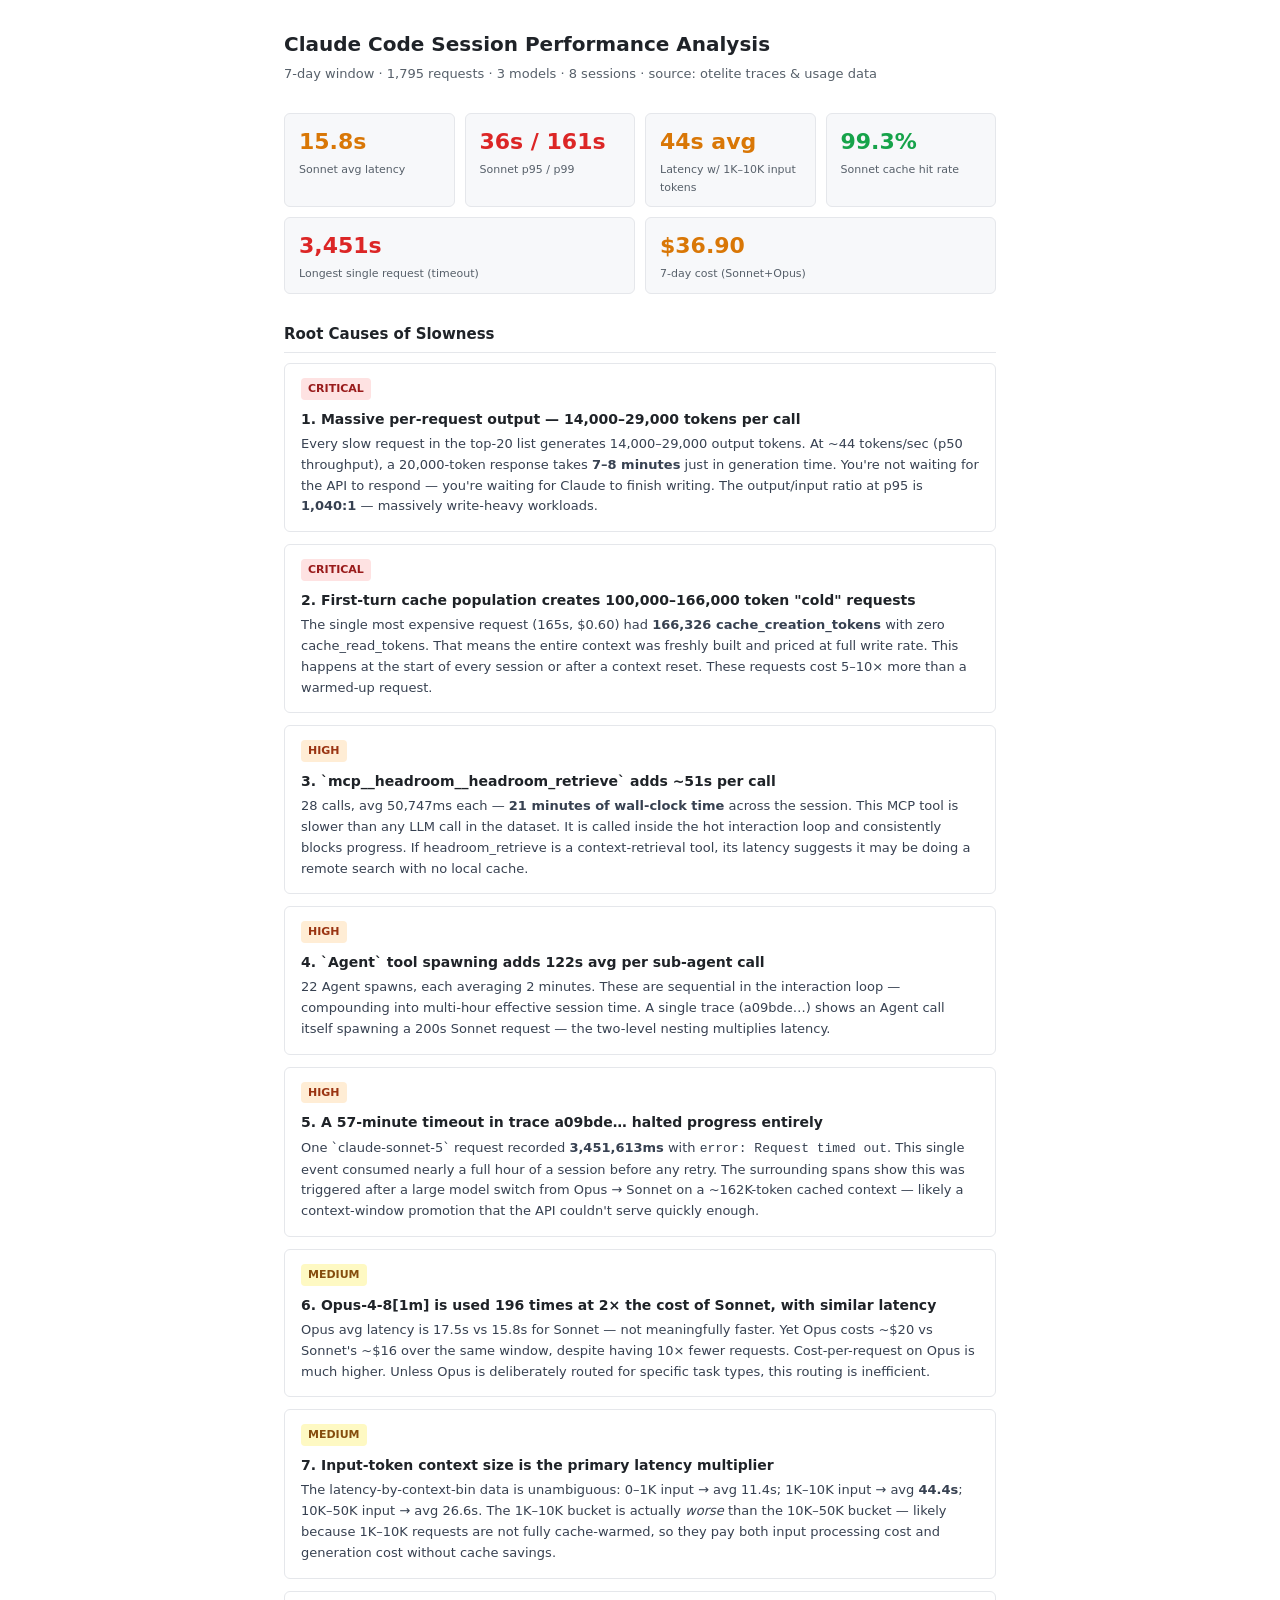
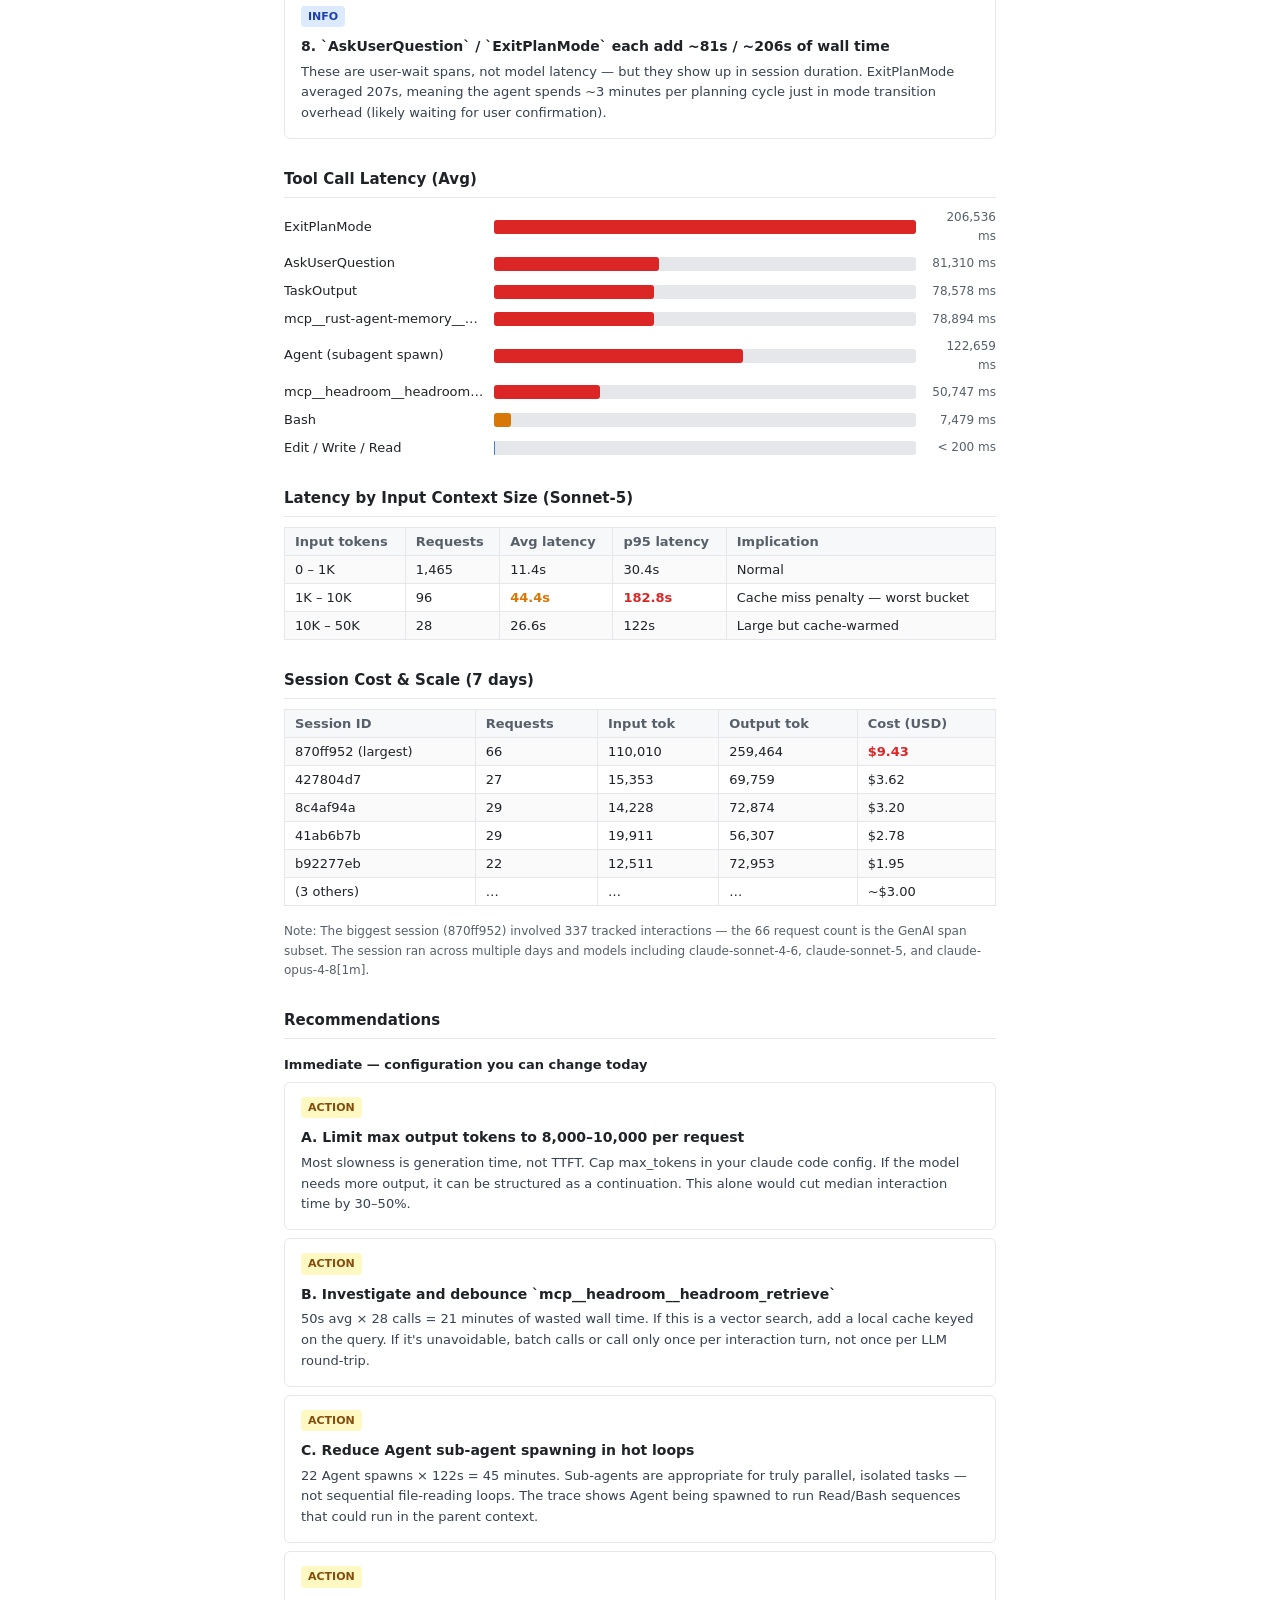
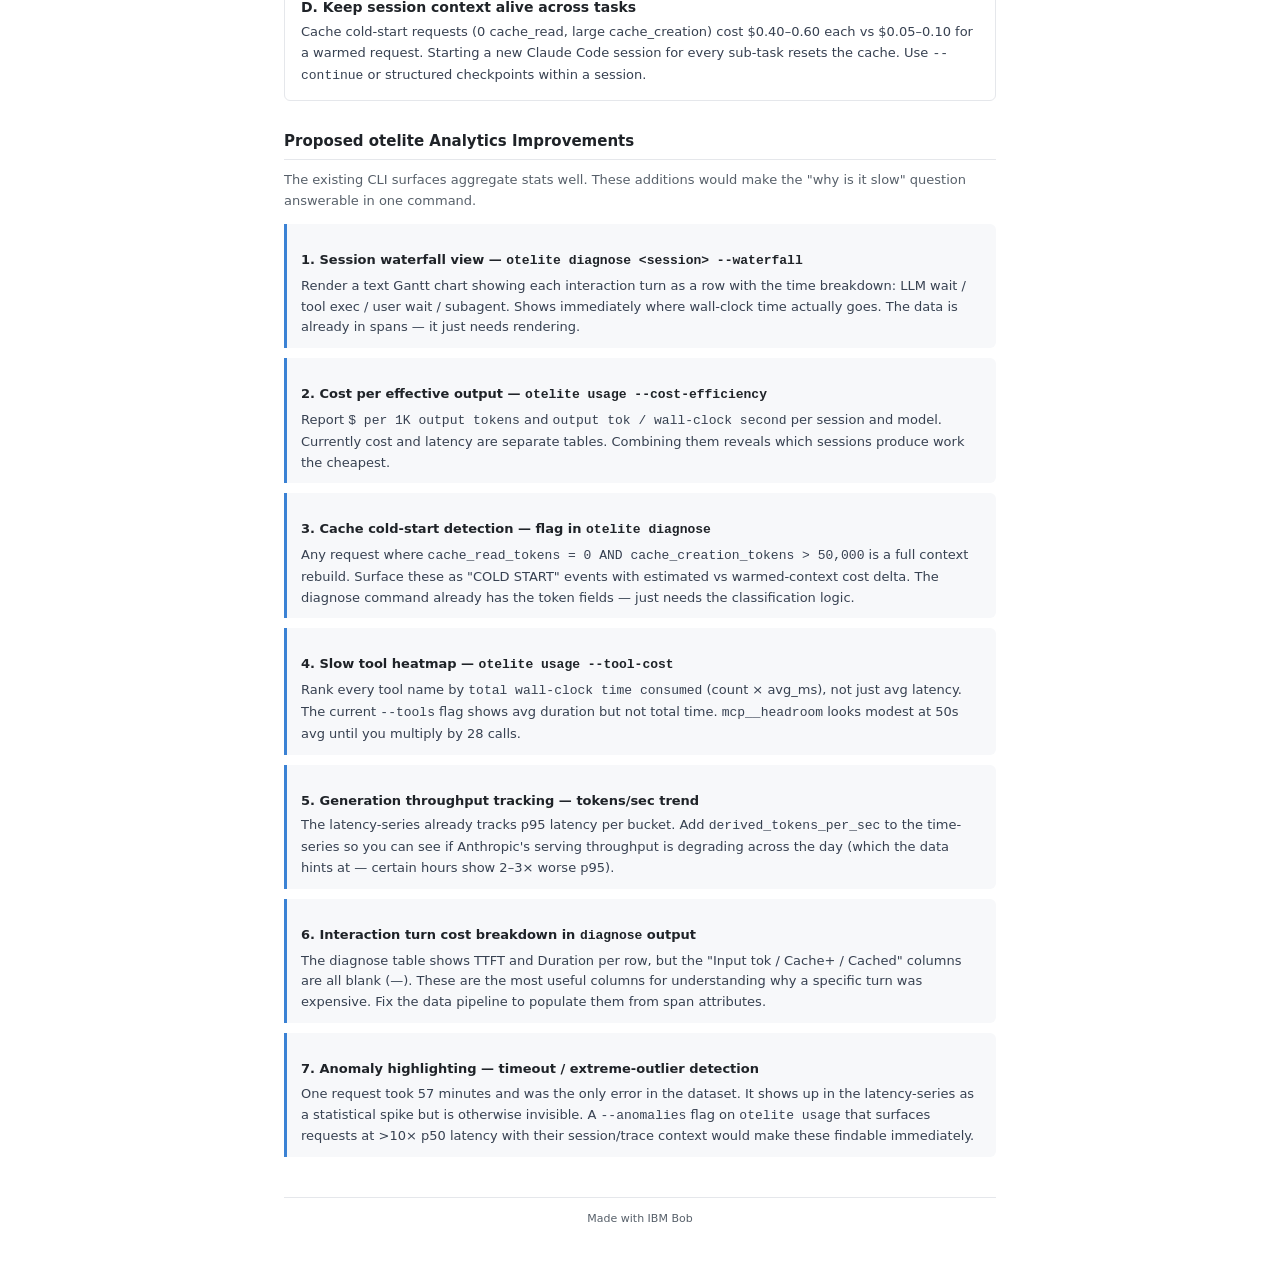
<file: .bob/artifacts/claude-code-session-performance-analysis.html>
<html lang="en">
<head>
<meta charset="UTF-8" />
<meta name="viewport" content="width=device-width, initial-scale=1.0" />
<title>Claude Code Session Performance Analysis</title>
<style>
  * { box-sizing: border-box; margin: 0; padding: 0; }
  body { font-family: -apple-system, "Segoe UI", system-ui, sans-serif; font-size: 14px; line-height: 1.6; background: #fff; color: #1f2328; }
  .page { max-width: 760px; margin: 0 auto; padding: 28px 24px 48px; }
  h1 { font-size: 20px; font-weight: 700; margin-bottom: 4px; }
  .subtitle { color: #57606a; font-size: 13px; margin-bottom: 28px; }
  h2 { font-size: 15px; font-weight: 700; margin: 28px 0 10px; border-bottom: 1px solid #e5e7eb; padding-bottom: 6px; }
  h3 { font-size: 13px; font-weight: 700; margin: 16px 0 6px; color: #1f2328; }
  p { margin-bottom: 8px; }

  /* Summary chips */
  .chips { display: flex; flex-wrap: wrap; gap: 10px; margin-bottom: 20px; }
  .chip { background: #f7f8fa; border: 1px solid #e5e7eb; border-radius: 6px; padding: 10px 14px; flex: 1; min-width: 140px; }
  .chip .value { font-size: 22px; font-weight: 700; color: #1f2328; }
  .chip .label { font-size: 11px; color: #57606a; margin-top: 2px; }
  .chip.warn .value { color: #d97706; }
  .chip.bad  .value { color: #dc2626; }
  .chip.ok   .value { color: #16a34a; }

  /* Tables */
  table { width: 100%; border-collapse: collapse; font-size: 13px; margin-bottom: 16px; }
  th { background: #f7f8fa; border: 1px solid #e5e7eb; padding: 6px 10px; text-align: left; font-weight: 600; color: #57606a; }
  td { border: 1px solid #e5e7eb; padding: 6px 10px; }
  tr:nth-child(even) td { background: #fafafa; }

  /* Bars */
  .bar-row { display: flex; align-items: center; gap: 10px; margin-bottom: 7px; font-size: 13px; }
  .bar-label { width: 200px; flex-shrink: 0; white-space: nowrap; overflow: hidden; text-overflow: ellipsis; }
  .bar-track { flex: 1; background: #e5e7eb; border-radius: 3px; height: 14px; }
  .bar-fill { height: 14px; border-radius: 3px; background: #3b82d4; }
  .bar-fill.warn { background: #d97706; }
  .bar-fill.bad  { background: #dc2626; }
  .bar-val { width: 70px; text-align: right; color: #57606a; font-size: 12px; }

  /* Finding cards */
  .finding { border: 1px solid #e5e7eb; border-radius: 6px; padding: 14px 16px; margin-bottom: 12px; }
  .finding .badge { display: inline-block; font-size: 11px; font-weight: 700; border-radius: 4px; padding: 2px 7px; margin-bottom: 8px; }
  .finding.critical .badge { background: #fee2e2; color: #991b1b; }
  .finding.high     .badge { background: #ffedd5; color: #9a3412; }
  .finding.medium   .badge { background: #fef9c3; color: #854d0e; }
  .finding.info     .badge { background: #dbeafe; color: #1e40af; }
  .finding h3 { margin: 0 0 4px; font-size: 14px; }
  .finding p  { font-size: 13px; color: #374151; margin: 0; }

  /* Proposals */
  .proposal { border-left: 3px solid #3b82d4; padding: 10px 14px; margin-bottom: 10px; background: #f7f8fa; border-radius: 0 6px 6px 0; }
  .proposal h3 { font-size: 13px; margin-bottom: 4px; }
  .proposal p  { font-size: 13px; color: #374151; margin: 0; }

  footer { margin-top: 40px; padding-top: 12px; border-top: 1px solid #e5e7eb; text-align: center; font-size: 11px; color: #57606a; }
</style>
</head>
<body>
<div class="page">

  <h1>Claude Code Session Performance Analysis</h1>
  <p class="subtitle">7-day window · 1,795 requests · 3 models · 8 sessions · source: otelite traces &amp; usage data</p>

  
  <div class="chips">
    <div class="chip warn">
      <div class="value">15.8s</div>
      <div class="label">Sonnet avg latency</div>
    </div>
    <div class="chip bad">
      <div class="value">36s / 161s</div>
      <div class="label">Sonnet p95 / p99</div>
    </div>
    <div class="chip warn">
      <div class="value">44s avg</div>
      <div class="label">Latency w/ 1K–10K input tokens</div>
    </div>
    <div class="chip ok">
      <div class="value">99.3%</div>
      <div class="label">Sonnet cache hit rate</div>
    </div>
    <div class="chip bad">
      <div class="value">3,451s</div>
      <div class="label">Longest single request (timeout)</div>
    </div>
    <div class="chip warn">
      <div class="value">$36.90</div>
      <div class="label">7-day cost (Sonnet+Opus)</div>
    </div>
  </div>

  
  <h2>Root Causes of Slowness</h2>

  <div class="finding critical">
    <div class="badge">CRITICAL</div>
    <h3>1. Massive per-request output — 14,000–29,000 tokens per call</h3>
    <p>Every slow request in the top-20 list generates 14,000–29,000 output tokens. At ~44 tokens/sec (p50 throughput), a 20,000-token response takes <strong>7–8 minutes</strong> just in generation time. You're not waiting for the API to respond — you're waiting for Claude to finish writing. The output/input ratio at p95 is <strong>1,040:1</strong> — massively write-heavy workloads.</p>
  </div>

  <div class="finding critical">
    <div class="badge">CRITICAL</div>
    <h3>2. First-turn cache population creates 100,000–166,000 token "cold" requests</h3>
    <p>The single most expensive request (165s, $0.60) had <strong>166,326 cache_creation_tokens</strong> with zero cache_read_tokens. That means the entire context was freshly built and priced at full write rate. This happens at the start of every session or after a context reset. These requests cost 5–10× more than a warmed-up request.</p>
  </div>

  <div class="finding high">
    <div class="badge">HIGH</div>
    <h3>3. `mcp__headroom__headroom_retrieve` adds ~51s per call</h3>
    <p>28 calls, avg 50,747ms each — <strong>21 minutes of wall-clock time</strong> across the session. This MCP tool is slower than any LLM call in the dataset. It is called inside the hot interaction loop and consistently blocks progress. If headroom_retrieve is a context-retrieval tool, its latency suggests it may be doing a remote search with no local cache.</p>
  </div>

  <div class="finding high">
    <div class="badge">HIGH</div>
    <h3>4. `Agent` tool spawning adds 122s avg per sub-agent call</h3>
    <p>22 Agent spawns, each averaging 2 minutes. These are sequential in the interaction loop — compounding into multi-hour effective session time. A single trace (a09bde…) shows an Agent call itself spawning a 200s Sonnet request — the two-level nesting multiplies latency.</p>
  </div>

  <div class="finding high">
    <div class="badge">HIGH</div>
    <h3>5. A 57-minute timeout in trace a09bde… halted progress entirely</h3>
    <p>One `claude-sonnet-5` request recorded <strong>3,451,613ms</strong> with <code>error: Request timed out</code>. This single event consumed nearly a full hour of a session before any retry. The surrounding spans show this was triggered after a large model switch from Opus → Sonnet on a ~162K-token cached context — likely a context-window promotion that the API couldn't serve quickly enough.</p>
  </div>

  <div class="finding medium">
    <div class="badge">MEDIUM</div>
    <h3>6. Opus-4-8[1m] is used 196 times at 2× the cost of Sonnet, with similar latency</h3>
    <p>Opus avg latency is 17.5s vs 15.8s for Sonnet — not meaningfully faster. Yet Opus costs ~$20 vs Sonnet's ~$16 over the same window, despite having 10× fewer requests. Cost-per-request on Opus is much higher. Unless Opus is deliberately routed for specific task types, this routing is inefficient.</p>
  </div>

  <div class="finding medium">
    <div class="badge">MEDIUM</div>
    <h3>7. Input-token context size is the primary latency multiplier</h3>
    <p>The latency-by-context-bin data is unambiguous: 0–1K input → avg 11.4s; 1K–10K input → avg <strong>44.4s</strong>; 10K–50K input → avg 26.6s. The 1K–10K bucket is actually <em>worse</em> than the 10K–50K bucket — likely because 1K–10K requests are not fully cache-warmed, so they pay both input processing cost and generation cost without cache savings.</p>
  </div>

  <div class="finding info">
    <div class="badge">INFO</div>
    <h3>8. `AskUserQuestion` / `ExitPlanMode` each add ~81s / ~206s of wall time</h3>
    <p>These are user-wait spans, not model latency — but they show up in session duration. ExitPlanMode averaged 207s, meaning the agent spends ~3 minutes per planning cycle just in mode transition overhead (likely waiting for user confirmation).</p>
  </div>

  
  <h2>Tool Call Latency (Avg)</h2>
  <div class="bar-row"><div class="bar-label">ExitPlanMode</div><div class="bar-track"><div class="bar-fill bad" style="width:100%"></div></div><div class="bar-val">206,536 ms</div></div>
  <div class="bar-row"><div class="bar-label">AskUserQuestion</div><div class="bar-track"><div class="bar-fill bad" style="width:39%"></div></div><div class="bar-val">81,310 ms</div></div>
  <div class="bar-row"><div class="bar-label">TaskOutput</div><div class="bar-track"><div class="bar-fill bad" style="width:38%"></div></div><div class="bar-val">78,578 ms</div></div>
  <div class="bar-row"><div class="bar-label">mcp__rust-agent-memory__search</div><div class="bar-track"><div class="bar-fill bad" style="width:38%"></div></div><div class="bar-val">78,894 ms</div></div>
  <div class="bar-row"><div class="bar-label">Agent (subagent spawn)</div><div class="bar-track"><div class="bar-fill bad" style="width:59%"></div></div><div class="bar-val">122,659 ms</div></div>
  <div class="bar-row"><div class="bar-label">mcp__headroom__headroom_retrieve</div><div class="bar-track"><div class="bar-fill bad" style="width:25%"></div></div><div class="bar-val">50,747 ms</div></div>
  <div class="bar-row"><div class="bar-label">Bash</div><div class="bar-track"><div class="bar-fill warn" style="width:4%"></div></div><div class="bar-val">7,479 ms</div></div>
  <div class="bar-row"><div class="bar-label">Edit / Write / Read</div><div class="bar-track"><div class="bar-fill" style="width:0.1%"></div></div><div class="bar-val">&lt; 200 ms</div></div>

  
  <h2>Latency by Input Context Size (Sonnet-5)</h2>
  <table>
    <tr><th>Input tokens</th><th>Requests</th><th>Avg latency</th><th>p95 latency</th><th>Implication</th></tr>
    <tr><td>0 – 1K</td><td>1,465</td><td>11.4s</td><td>30.4s</td><td>Normal</td></tr>
    <tr><td>1K – 10K</td><td>96</td><td style="color:#d97706;font-weight:700">44.4s</td><td style="color:#dc2626;font-weight:700">182.8s</td><td>Cache miss penalty — worst bucket</td></tr>
    <tr><td>10K – 50K</td><td>28</td><td>26.6s</td><td>122s</td><td>Large but cache-warmed</td></tr>
  </table>

  
  <h2>Session Cost &amp; Scale (7 days)</h2>
  <table>
    <tr><th>Session ID</th><th>Requests</th><th>Input tok</th><th>Output tok</th><th>Cost (USD)</th></tr>
    <tr><td>870ff952 (largest)</td><td>66</td><td>110,010</td><td>259,464</td><td style="color:#dc2626;font-weight:700">$9.43</td></tr>
    <tr><td>427804d7</td><td>27</td><td>15,353</td><td>69,759</td><td>$3.62</td></tr>
    <tr><td>8c4af94a</td><td>29</td><td>14,228</td><td>72,874</td><td>$3.20</td></tr>
    <tr><td>41ab6b7b</td><td>29</td><td>19,911</td><td>56,307</td><td>$2.78</td></tr>
    <tr><td>b92277eb</td><td>22</td><td>12,511</td><td>72,953</td><td>$1.95</td></tr>
    <tr><td>(3 others)</td><td>…</td><td>…</td><td>…</td><td>~$3.00</td></tr>
  </table>
  <p style="color:#57606a;font-size:12px">Note: The biggest session (870ff952) involved 337 tracked interactions — the 66 request count is the GenAI span subset. The session ran across multiple days and models including claude-sonnet-4-6, claude-sonnet-5, and claude-opus-4-8[1m].</p>

  
  <h2>Recommendations</h2>

  <h3>Immediate — configuration you can change today</h3>
  <div class="finding medium" style="margin-bottom:8px">
    <div class="badge">ACTION</div>
    <h3>A. Limit max output tokens to 8,000–10,000 per request</h3>
    <p>Most slowness is generation time, not TTFT. Cap max_tokens in your claude code config. If the model needs more output, it can be structured as a continuation. This alone would cut median interaction time by 30–50%.</p>
  </div>
  <div class="finding medium" style="margin-bottom:8px">
    <div class="badge">ACTION</div>
    <h3>B. Investigate and debounce `mcp__headroom__headroom_retrieve`</h3>
    <p>50s avg × 28 calls = 21 minutes of wasted wall time. If this is a vector search, add a local cache keyed on the query. If it's unavoidable, batch calls or call only once per interaction turn, not once per LLM round-trip.</p>
  </div>
  <div class="finding medium" style="margin-bottom:8px">
    <div class="badge">ACTION</div>
    <h3>C. Reduce Agent sub-agent spawning in hot loops</h3>
    <p>22 Agent spawns × 122s = 45 minutes. Sub-agents are appropriate for truly parallel, isolated tasks — not sequential file-reading loops. The trace shows Agent being spawned to run Read/Bash sequences that could run in the parent context.</p>
  </div>
  <div class="finding medium">
    <div class="badge">ACTION</div>
    <h3>D. Keep session context alive across tasks</h3>
    <p>Cache cold-start requests (0 cache_read, large cache_creation) cost $0.40–0.60 each vs $0.05–0.10 for a warmed request. Starting a new Claude Code session for every sub-task resets the cache. Use <code>--continue</code> or structured checkpoints within a session.</p>
  </div>

  
  <h2>Proposed otelite Analytics Improvements</h2>
  <p style="color:#57606a;font-size:13px;margin-bottom:12px">The existing CLI surfaces aggregate stats well. These additions would make the "why is it slow" question answerable in one command.</p>

  <div class="proposal">
    <h3>1. Session waterfall view — <code>otelite diagnose &lt;session&gt; --waterfall</code></h3>
    <p>Render a text Gantt chart showing each interaction turn as a row with the time breakdown: LLM wait / tool exec / user wait / subagent. Shows immediately where wall-clock time actually goes. The data is already in spans — it just needs rendering.</p>
  </div>

  <div class="proposal">
    <h3>2. Cost per effective output — <code>otelite usage --cost-efficiency</code></h3>
    <p>Report <code>$ per 1K output tokens</code> and <code>output tok / wall-clock second</code> per session and model. Currently cost and latency are separate tables. Combining them reveals which sessions produce work the cheapest.</p>
  </div>

  <div class="proposal">
    <h3>3. Cache cold-start detection — flag in <code>otelite diagnose</code></h3>
    <p>Any request where <code>cache_read_tokens = 0 AND cache_creation_tokens &gt; 50,000</code> is a full context rebuild. Surface these as "COLD START" events with estimated vs warmed-context cost delta. The diagnose command already has the token fields — just needs the classification logic.</p>
  </div>

  <div class="proposal">
    <h3>4. Slow tool heatmap — <code>otelite usage --tool-cost</code></h3>
    <p>Rank every tool name by <code>total wall-clock time consumed</code> (count × avg_ms), not just avg latency. The current <code>--tools</code> flag shows avg duration but not total time. <code>mcp__headroom</code> looks modest at 50s avg until you multiply by 28 calls.</p>
  </div>

  <div class="proposal">
    <h3>5. Generation throughput tracking — tokens/sec trend</h3>
    <p>The latency-series already tracks p95 latency per bucket. Add <code>derived_tokens_per_sec</code> to the time-series so you can see if Anthropic's serving throughput is degrading across the day (which the data hints at — certain hours show 2–3× worse p95).</p>
  </div>

  <div class="proposal">
    <h3>6. Interaction turn cost breakdown in <code>diagnose</code> output</h3>
    <p>The diagnose table shows TTFT and Duration per row, but the "Input tok / Cache+ / Cached" columns are all blank (—). These are the most useful columns for understanding why a specific turn was expensive. Fix the data pipeline to populate them from span attributes.</p>
  </div>

  <div class="proposal">
    <h3>7. Anomaly highlighting — timeout / extreme-outlier detection</h3>
    <p>One request took 57 minutes and was the only error in the dataset. It shows up in the latency-series as a statistical spike but is otherwise invisible. A <code>--anomalies</code> flag on <code>otelite usage</code> that surfaces requests at &gt;10× p50 latency with their session/trace context would make these findable immediately.</p>
  </div>

  <footer>
    <p>Made with IBM Bob</p>
  </footer>
</div>
</body>
</html>
</file>
